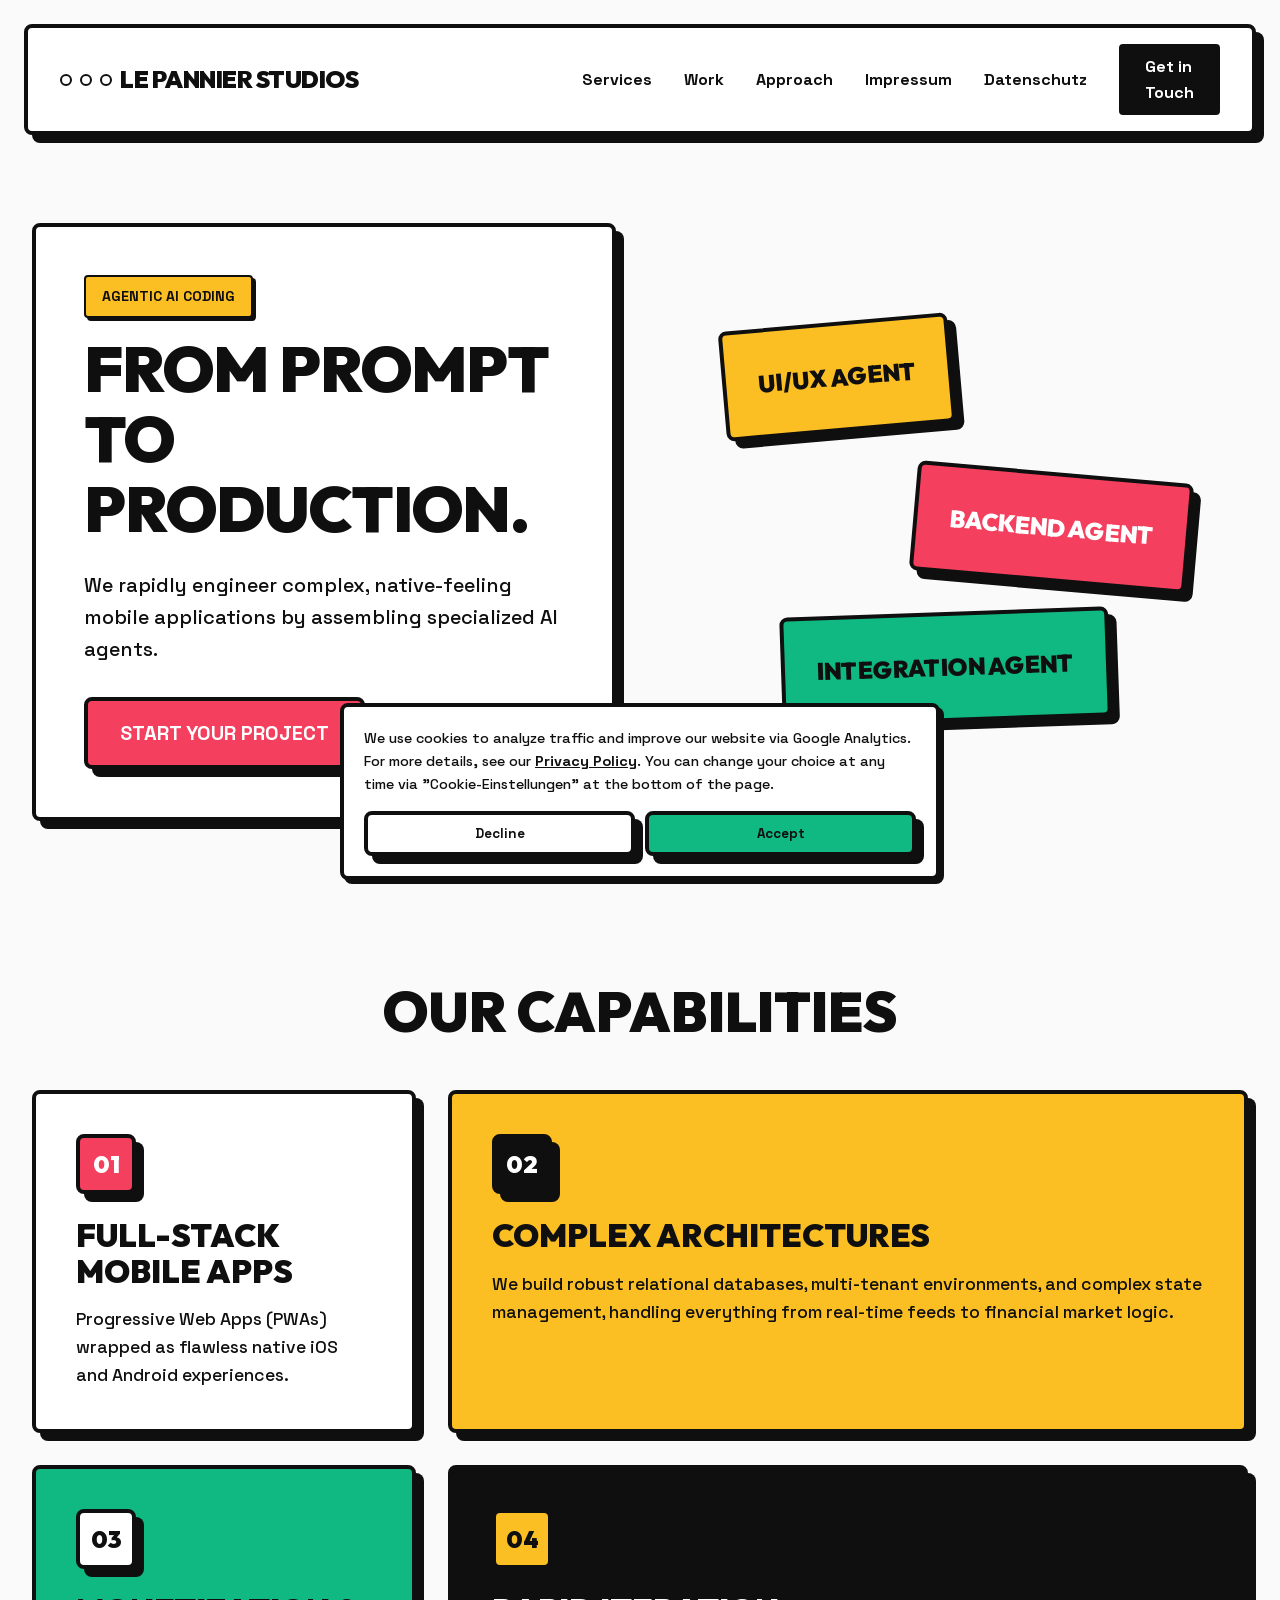
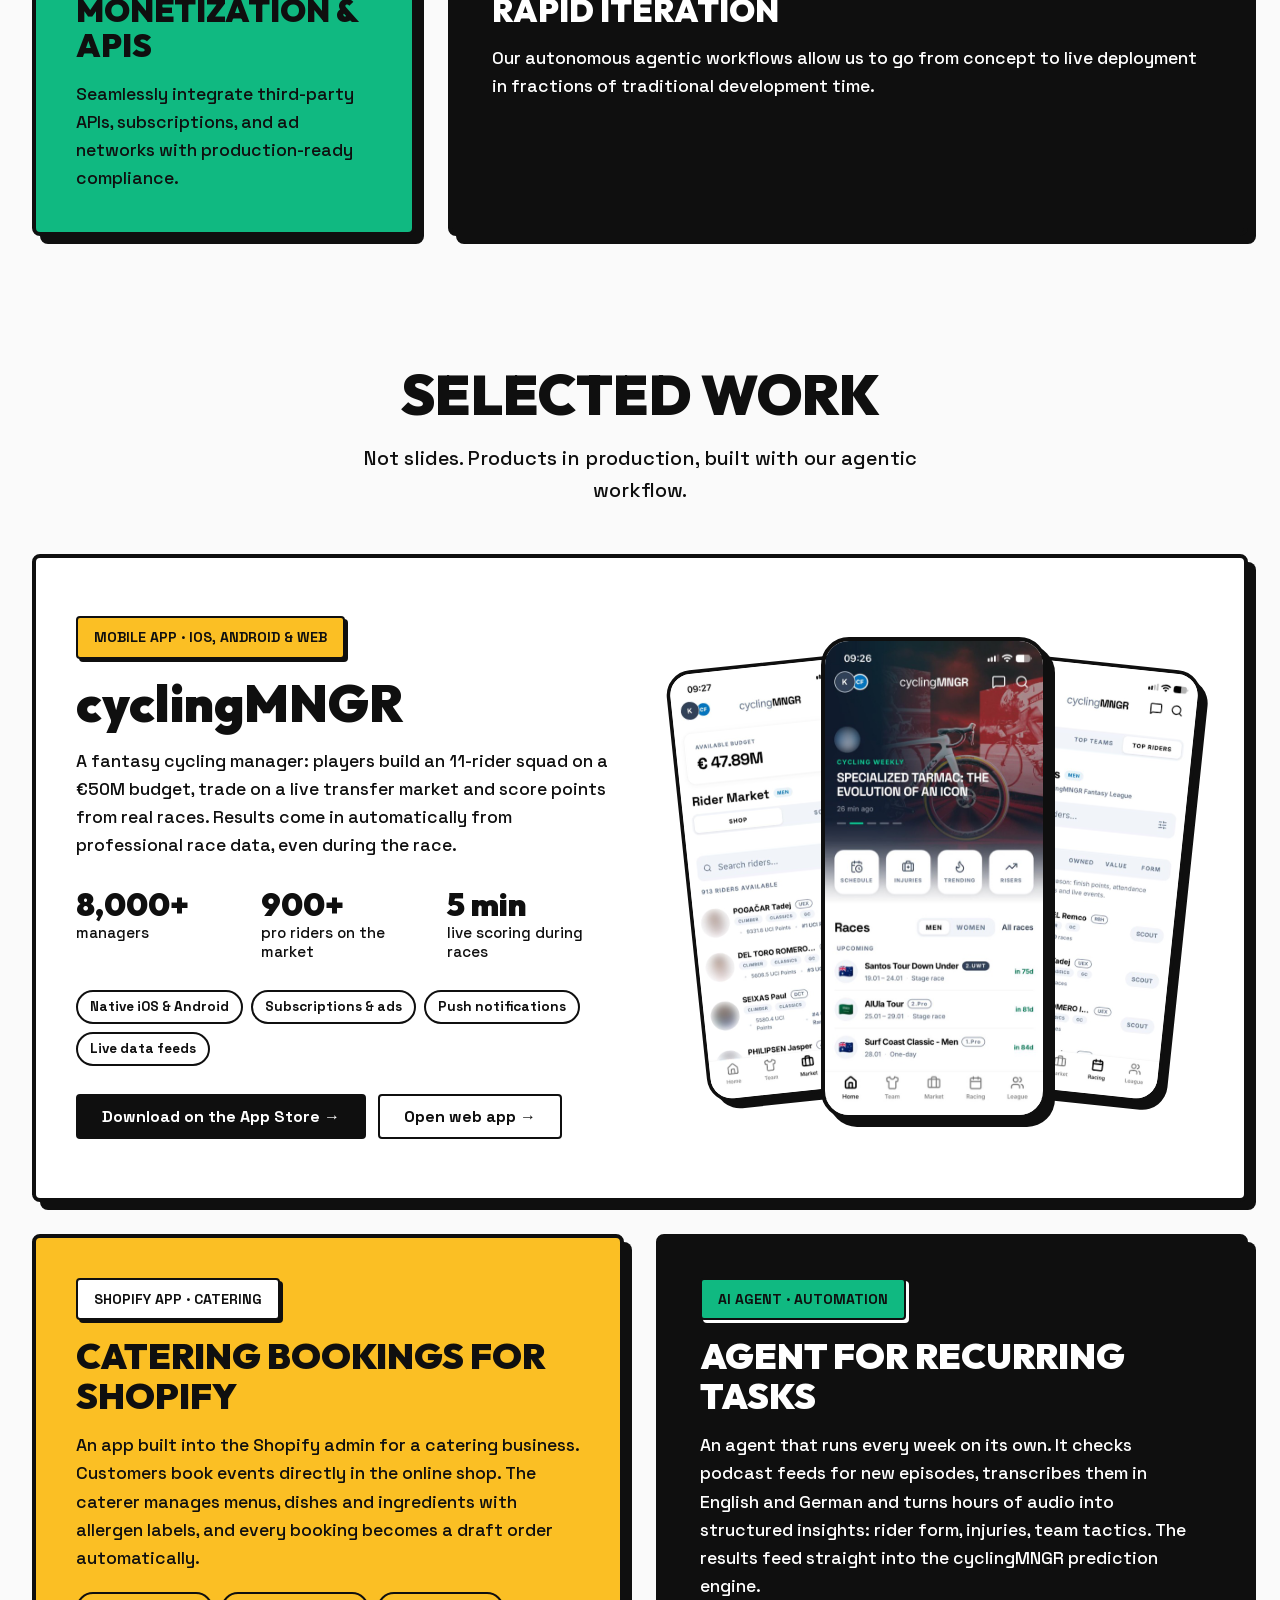
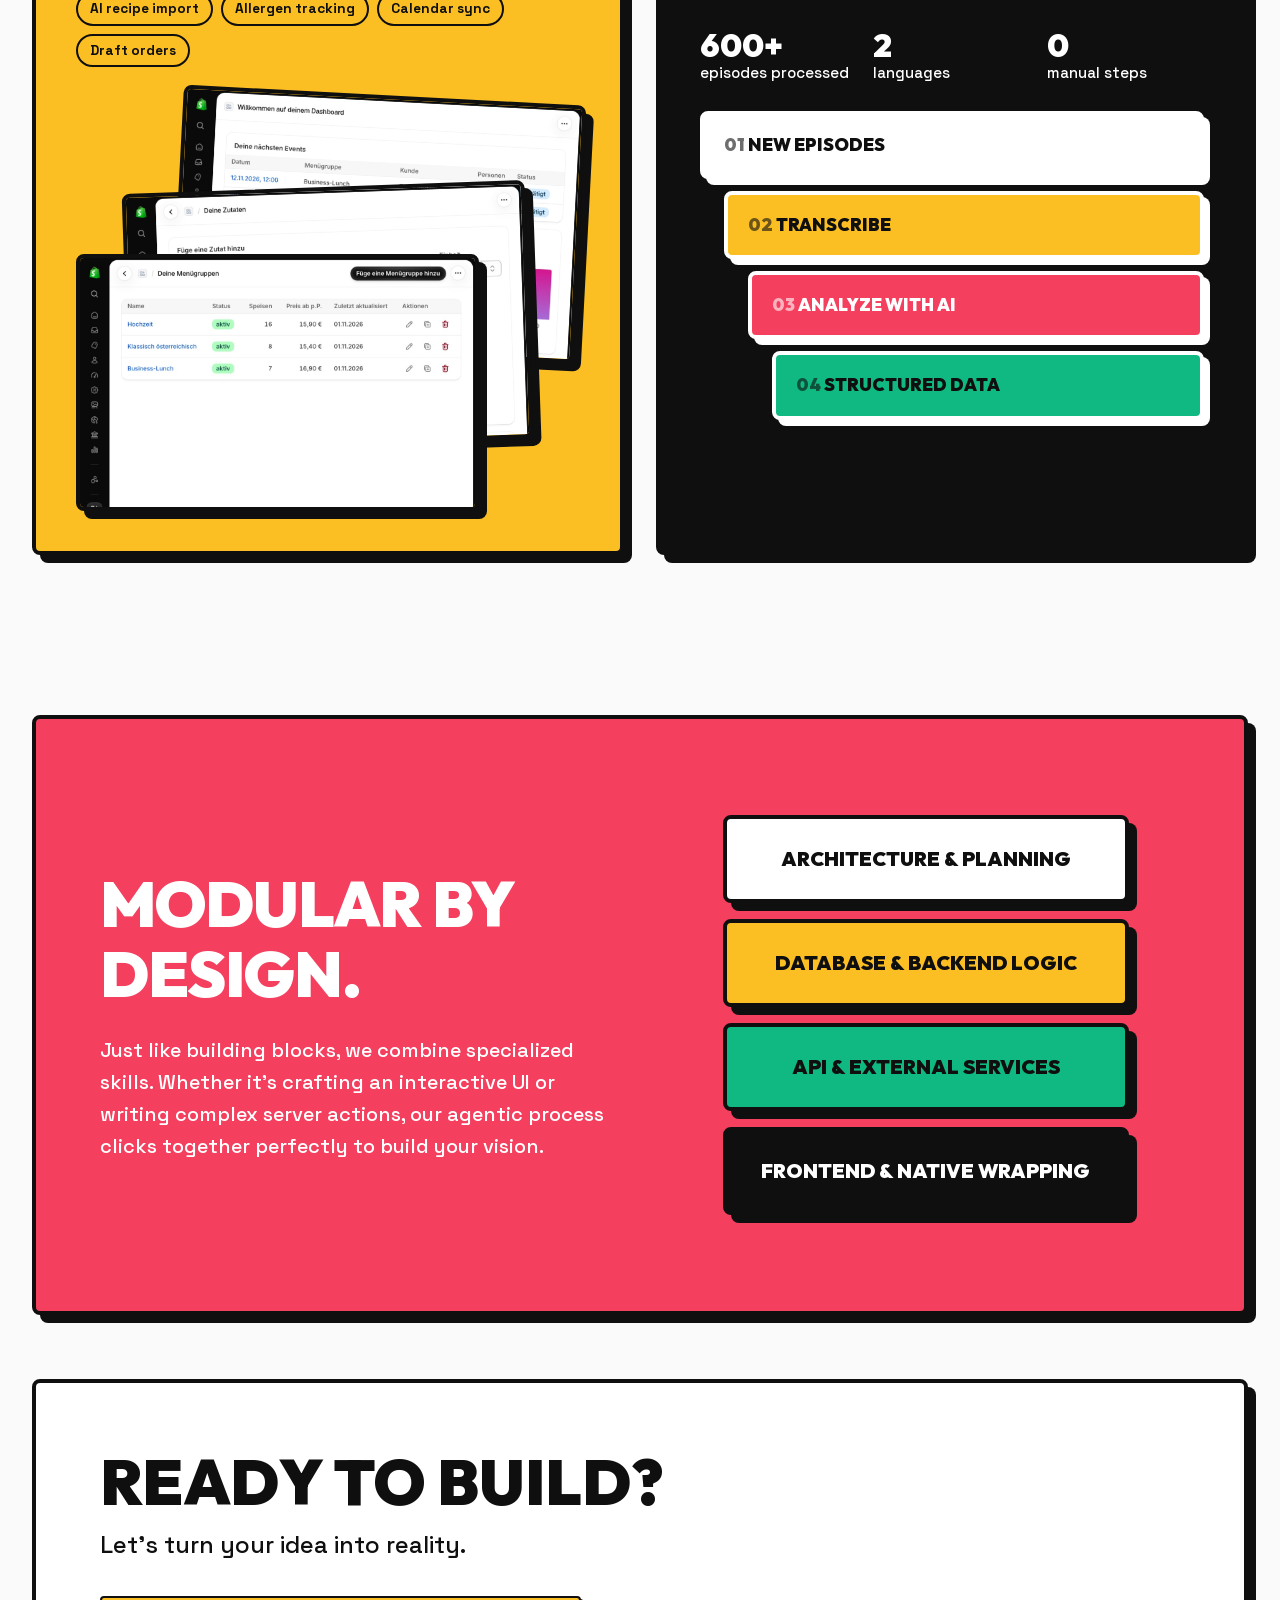
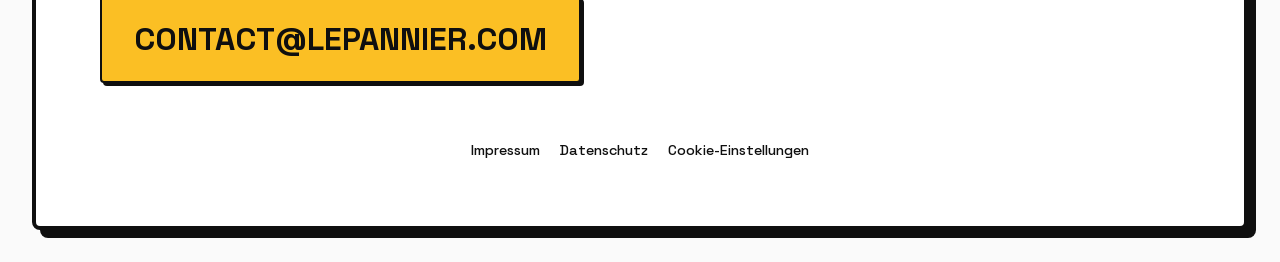
<file: index.html>
<!DOCTYPE html>
<html lang="en">
<head>
    <meta charset="UTF-8">
    <meta name="viewport" content="width=device-width, initial-scale=1.0">
    <meta name="description" content="Le Pannier Studios - Rapid mobile app engineering through Agentic AI.">
    <title>Le Pannier Studios | Agentic AI App Development</title>
    <link rel="canonical" href="https://www.lepannier.com/" />
    <meta property="og:type" content="website">
    <meta property="og:url" content="https://www.lepannier.com/">
    <meta property="og:title" content="Le Pannier Studios | Agentic AI App Development">
    <meta property="og:description" content="We specialize in rapid mobile app engineering using agentic AI. Powerful apps built fast.">
    <meta property="og:image" content="https://www.lepannier.com/og-image.jpg">
    <meta property="og:image:width" content="1200">
    <meta property="og:image:height" content="630">
    <meta property="og:image:alt" content="Le Pannier Studios – Agentic AI App Development">
    <meta name="twitter:card" content="summary_large_image">
    <meta name="twitter:domain" content="lepannier.com">
    <meta name="twitter:url" content="https://www.lepannier.com/">
    <meta name="twitter:title" content="Le Pannier Studios | Agentic AI App Development">
    <meta name="twitter:description" content="We specialize in rapid mobile app engineering using agentic AI. Powerful apps built fast.">
    <meta name="twitter:image" content="https://www.lepannier.com/og-image.jpg">

    <script type="application/ld+json">
    {
      "@context": "https://schema.org",
      "@type": "Organization",
      "name": "Le Pannier Studios",
      "url": "https://www.lepannier.com/",
      "logo": "https://www.lepannier.com/favicon.svg",
      "description": "Agentic AI App Development and rapid mobile app engineering.",
      "email": "contact@lepannier.com",
      "address": {
        "@type": "PostalAddress",
        "streetAddress": "Beethovenstraße 17",
        "addressLocality": "Bonn",
        "postalCode": "53115",
        "addressCountry": "DE"
      }
    }
    </script>
    <script>document.documentElement.classList.add('js');</script>
    <link rel="preload" href="/fonts/outfit-latin.woff2" as="font" type="font/woff2" crossorigin>
    <link rel="preload" href="/fonts/space-grotesk-latin.woff2" as="font" type="font/woff2" crossorigin>
    <link rel="stylesheet" href="style.css">
    <link rel="icon" type="image/svg+xml" href="favicon.svg">
</head>
<body>
    <nav class="navbar block-border">
        <div class="nav-header">
            <div class="logo">
                <span class="dot rose"></span>
                <span class="dot yellow"></span>
                <span class="dot green"></span>
                <a href="/" class="logo-title">Le Pannier Studios</a>
            </div>
            <button class="burger-menu" aria-label="Toggle navigation" aria-expanded="false">
                <span></span>
                <span></span>
                <span></span>
            </button>
        </div>
        <ul class="nav-links">
            <li><a href="#services">Services</a></li>
            <li><a href="#work">Work</a></li>
            <li><a href="#approach">Approach</a></li>
            <li><a href="/impressum/">Impressum</a></li>
            <li><a href="/datenschutz/">Datenschutz</a></li>
            <li><a href="#contact" class="btn btn-primary">Get in Touch</a></li>
        </ul>
    </nav>

    <main>
        <section class="hero">
            <div class="hero-content reveal block-border bg-white">
                <div class="tag badge-yellow">Agentic AI Coding</div>
                <h1 class="bold-title">FROM PROMPT<br>TO PRODUCTION.</h1>
                <p class="hero-subtitle">We rapidly engineer complex, native-feeling mobile applications by assembling specialized AI agents.</p>
                <a href="#contact" class="btn btn-large bg-rose text-white block-border hover-lift">Start Your Project</a>
            </div>
            <div class="hero-visuals reveal">
                <div class="lego-block bg-yellow block-border floating-1">UI/UX Agent</div>
                <div class="lego-block bg-rose block-border floating-2 text-white">Backend Agent</div>
                <div class="lego-block bg-green block-border floating-3">Integration Agent</div>
            </div>
        </section>

        <section id="services" class="services-section">
            <h2 class="section-title text-center reveal">OUR CAPABILITIES</h2>
            <div class="bento-grid">
                <div class="bento-item bg-white block-border hover-push reveal">
                    <div class="icon-box bg-rose text-white block-border">01</div>
                    <h3>Full-Stack Mobile Apps</h3>
                    <p>Progressive Web Apps (PWAs) wrapped as flawless native iOS and Android experiences.</p>
                </div>
                <div class="bento-item bg-yellow block-border hover-push span-2 reveal delay-1">
                    <div class="icon-box bg-black text-white block-border">02</div>
                    <h3>Complex Architectures</h3>
                    <p>We build robust relational databases, multi-tenant environments, and complex state management, handling everything from real-time feeds to financial market logic.</p>
                </div>
                <div class="bento-item bg-green block-border hover-push reveal delay-2">
                    <div class="icon-box bg-white text-black block-border">03</div>
                    <h3>Monetization & APIs</h3>
                    <p>Seamlessly integrate third-party APIs, subscriptions, and ad networks with production-ready compliance.</p>
                </div>
                <div class="bento-item bg-black text-white block-border hover-push span-2 reveal delay-3">
                    <div class="icon-box bg-yellow text-black block-border">04</div>
                    <h3>Rapid Iteration</h3>
                    <p>Our autonomous agentic workflows allow us to go from concept to live deployment in fractions of traditional development time.</p>
                </div>
            </div>
        </section>

        <section id="work" class="work-section">
            <h2 class="section-title text-center reveal">SELECTED WORK</h2>
            <p class="section-intro text-center reveal">Not slides. Products in production, built with our agentic workflow.</p>

            <!-- cyclingMNGR -->
            <article class="work-card work-feature bg-white block-border reveal">
                <div class="work-text">
                    <div class="tag badge-yellow">Mobile App · iOS, Android &amp; Web</div>
                    <h3 class="brand-name">cyclingMNGR</h3>
                    <p>A fantasy cycling manager: players build an 11-rider squad on a €50M budget, trade on a live transfer market and score points from real races. Results come in automatically from professional race data, even during the race.</p>
                    <ul class="work-stats">
                        <li><strong>8,000+</strong> managers</li>
                        <li><strong>900+</strong> pro riders on the market</li>
                        <li><strong>5 min</strong> live scoring during races</li>
                    </ul>
                    <ul class="work-stack">
                        <li>Native iOS &amp; Android</li>
                        <li>Subscriptions &amp; ads</li>
                        <li>Push notifications</li>
                        <li>Live data feeds</li>
                    </ul>
                    <div class="work-actions">
                        <a href="https://apps.apple.com/app/cyclingmngr-fantasy-cycling/id6762645469" class="btn btn-primary" target="_blank" rel="noopener">Download on the App Store →</a>
                        <a href="https://app.cyclingmngr.com/" class="btn btn-secondary" target="_blank" rel="noopener">Open web app →</a>
                    </div>
                </div>
                <div class="work-phones" aria-hidden="true">
                    <img src="/images/work/cyclingmngr-market.jpg" alt="" class="phone phone-left" width="480" height="1040" loading="lazy">
                    <img src="/images/work/cyclingmngr-home.jpg" alt="" class="phone phone-center" width="480" height="1040" loading="lazy">
                    <img src="/images/work/cyclingmngr-riders.jpg" alt="" class="phone phone-right" width="480" height="1040" loading="lazy">
                </div>
            </article>

            <div class="work-grid">
                <!-- Shopify catering app -->
                <article class="work-card bg-yellow block-border reveal delay-1">
                    <div class="tag badge-white">Shopify App · Catering</div>
                    <h3>Catering Bookings for Shopify</h3>
                    <p>An app built into the Shopify admin for a catering business. Customers book events directly in the online shop. The caterer manages menus, dishes and ingredients with allergen labels, and every booking becomes a draft order automatically.</p>
                    <ul class="work-stack">
                        <li>AI recipe import</li>
                        <li>Allergen tracking</li>
                        <li>Calendar sync</li>
                        <li>Draft orders</li>
                    </ul>
                    <div class="work-screens">
                        <img src="/images/work/caterer-dashboard.jpg" alt="Dashboard with upcoming events and revenue per month" class="screen screen-back block-border" width="1100" height="695" loading="lazy">
                        <img src="/images/work/caterer-ingredients.jpg" alt="Ingredient management with allergen labels" class="screen screen-middle block-border" width="1100" height="695" loading="lazy">
                        <img src="/images/work/caterer-menus.jpg" alt="Menu overview with prices per person" class="screen screen-front block-border" width="1100" height="695" loading="lazy">
                    </div>
                </article>

                <!-- Recurring-task agent -->
                <article class="work-card bg-black text-white block-border reveal delay-2">
                    <div class="tag badge-green">AI Agent · Automation</div>
                    <h3>Agent for Recurring Tasks</h3>
                    <p>An agent that runs every week on its own. It checks podcast feeds for new episodes, transcribes them in English and German and turns hours of audio into structured insights: rider form, injuries, team tactics. The results feed straight into the cyclingMNGR prediction engine.</p>
                    <ul class="work-stats">
                        <li><strong>600+</strong> episodes processed</li>
                        <li><strong>2</strong> languages</li>
                        <li><strong>0</strong> manual steps</li>
                    </ul>
                    <ol class="pipeline" aria-label="How the agent works">
                        <li class="bg-white text-black block-border">New episodes</li>
                        <li class="bg-yellow text-black block-border">Transcribe</li>
                        <li class="bg-rose text-white block-border">Analyze with AI</li>
                        <li class="bg-green text-black block-border">Structured data</li>
                    </ol>
                </article>
            </div>
        </section>

        <section id="approach" class="approach-section block-border bg-rose text-white">
            <div class="approach-content reveal">
                <h2 class="bold-title">MODULAR BY DESIGN.</h2>
                <p class="large-text">Just like building blocks, we combine specialized skills. Whether it's crafting an interactive UI or writing complex server actions, our agentic process clicks together perfectly to build your vision.</p>
            </div>
            <div class="lego-stack reveal delay-2">
                <div class="stack-block bg-white text-black block-border">Architecture & Planning</div>
                <div class="stack-block bg-yellow text-black block-border">Database & Backend logic</div>
                <div class="stack-block bg-green text-black block-border">API & External Services</div>
                <div class="stack-block bg-black text-white block-border">Frontend & Native Wrapping</div>
            </div>
        </section>
    </main>

    <footer id="contact" class="footer block-border bg-white">
        <div class="footer-grid">
            <div class="contact-info reveal">
                <h2>Ready to Build?</h2>
                <p>Let's turn your idea into reality.</p>
                <a href="mailto:contact@lepannier.com" class="email-link badge-yellow block-border">contact@lepannier.com</a>
            </div>
        </div>
        <div class="legal-links">
            <a href="/impressum/">Impressum</a>
            <a href="/datenschutz/">Datenschutz</a>
            <button type="button" class="cookie-settings">Cookie-Einstellungen</button>
        </div>
    </footer>

    <script src="script.js"></script>
</body>
</html>
</file>
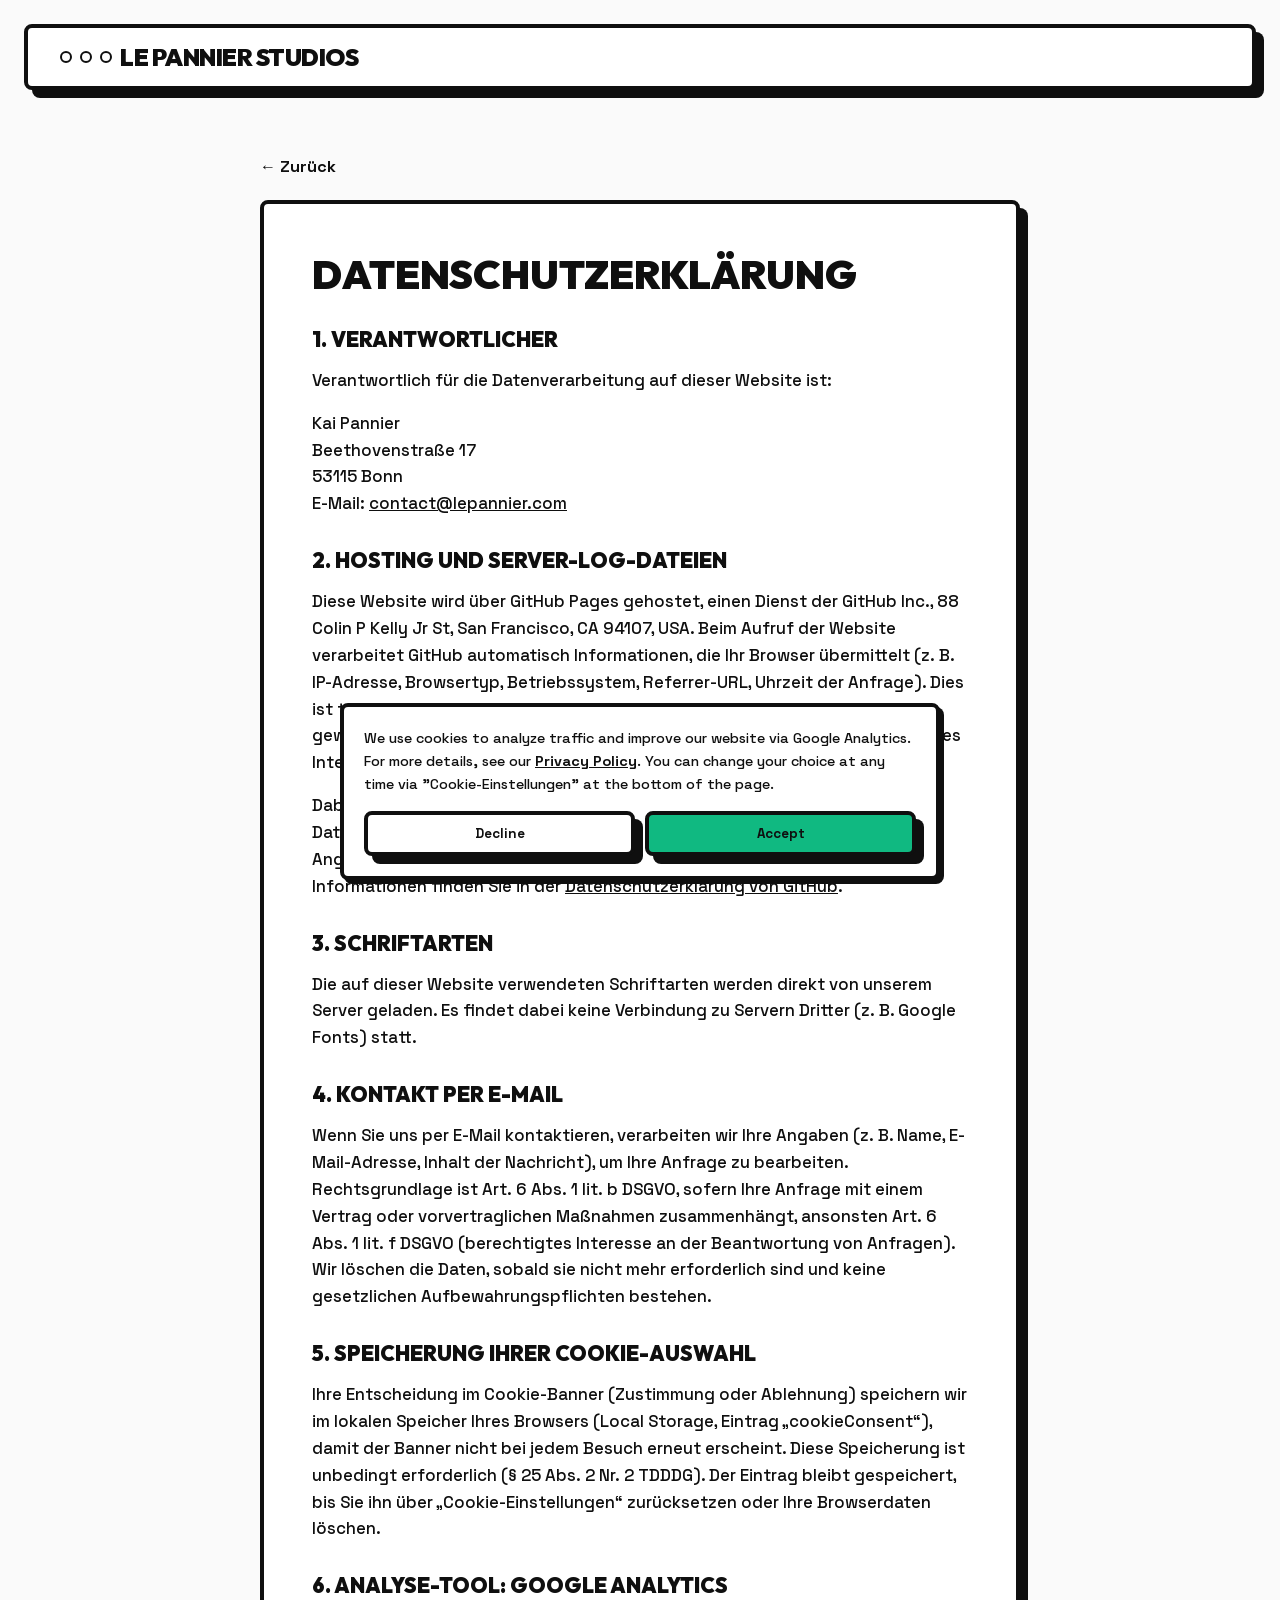
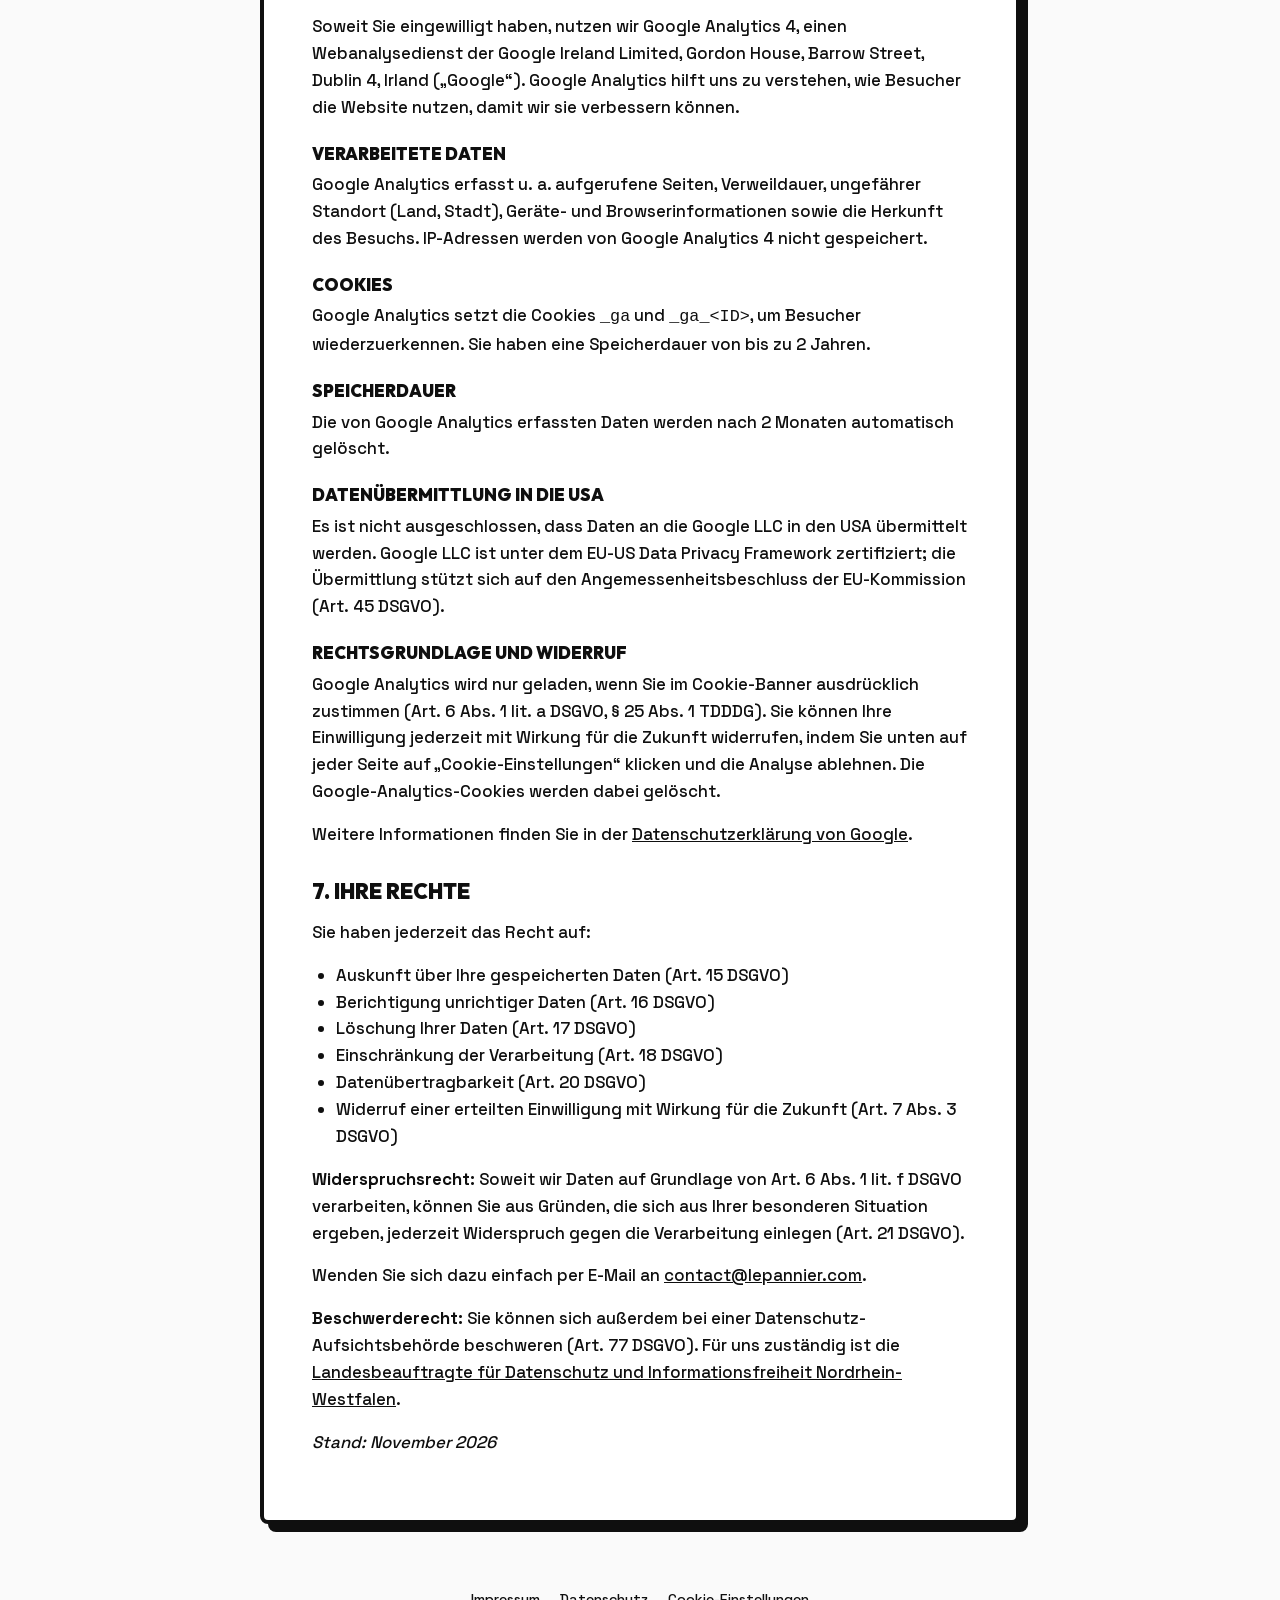
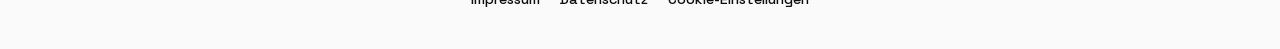
<file: datenschutz/index.html>
<!DOCTYPE html>
<html lang="de">
<head>
    <meta charset="UTF-8">
    <meta name="viewport" content="width=device-width, initial-scale=1.0">
    <meta name="description" content="Datenschutzerklärung - Privacy Policy for Le Pannier Studios.">
    <title>Datenschutzerklärung | Le Pannier Studios</title>

    <!-- SEO Meta Tags -->
    <link rel="canonical" href="https://www.lepannier.com/datenschutz/" />
    <meta property="og:title" content="Datenschutzerklärung | Le Pannier Studios">
    <meta property="og:description" content="Privacy Policy for Le Pannier Studios.">
    <meta property="og:url" content="https://www.lepannier.com/datenschutz/">
    <meta property="og:type" content="website">

    <link rel="stylesheet" href="/style.css">
    <link rel="icon" type="image/svg+xml" href="/favicon.svg">
</head>
<body>
    <nav class="navbar block-border">
        <div class="nav-header">
            <div class="logo">
                <span class="dot rose"></span>
                <span class="dot yellow"></span>
                <span class="dot green"></span>
                <a href="/" class="logo-title">Le Pannier Studios</a>
            </div>
        </div>
    </nav>

    <main class="legal-page">
        <a href="/" class="back-link">← Zurück</a>
        <div class="legal-content block-border bg-white">
            <h1>Datenschutzerklärung</h1>

            <h2>1. Verantwortlicher</h2>
            <p>Verantwortlich für die Datenverarbeitung auf dieser Website ist:</p>
            <p>Kai Pannier<br>
            Beethovenstraße 17<br>
            53115 Bonn<br>
            E-Mail: <a href="mailto:contact@lepannier.com">contact@lepannier.com</a></p>

            <h2>2. Hosting und Server-Log-Dateien</h2>
            <p>Diese Website wird über GitHub Pages gehostet, einen Dienst der GitHub Inc., 88 Colin P Kelly Jr St, San Francisco, CA 94107, USA. Beim Aufruf der Website verarbeitet GitHub automatisch Informationen, die Ihr Browser übermittelt (z.&nbsp;B. IP-Adresse, Browsertyp, Betriebssystem, Referrer-URL, Uhrzeit der Anfrage). Dies ist technisch erforderlich, um die Website auszuliefern und ihre Sicherheit zu gewährleisten. Rechtsgrundlage ist Art.&nbsp;6 Abs.&nbsp;1 lit.&nbsp;f DSGVO; unser berechtigtes Interesse liegt in der sicheren und zuverlässigen Bereitstellung der Website.</p>
            <p>Dabei können Daten in die USA übermittelt werden. GitHub ist unter dem EU-US Data Privacy Framework zertifiziert; die Übermittlung stützt sich auf den Angemessenheitsbeschluss der EU-Kommission (Art.&nbsp;45 DSGVO). Weitere Informationen finden Sie in der <a href="https://docs.github.com/de/site-policy/privacy-policies/github-general-privacy-statement" target="_blank" rel="noopener">Datenschutzerklärung von GitHub</a>.</p>

            <h2>3. Schriftarten</h2>
            <p>Die auf dieser Website verwendeten Schriftarten werden direkt von unserem Server geladen. Es findet dabei keine Verbindung zu Servern Dritter (z.&nbsp;B. Google Fonts) statt.</p>

            <h2>4. Kontakt per E-Mail</h2>
            <p>Wenn Sie uns per E-Mail kontaktieren, verarbeiten wir Ihre Angaben (z.&nbsp;B. Name, E-Mail-Adresse, Inhalt der Nachricht), um Ihre Anfrage zu bearbeiten. Rechtsgrundlage ist Art.&nbsp;6 Abs.&nbsp;1 lit.&nbsp;b DSGVO, sofern Ihre Anfrage mit einem Vertrag oder vorvertraglichen Maßnahmen zusammenhängt, ansonsten Art.&nbsp;6 Abs.&nbsp;1 lit.&nbsp;f DSGVO (berechtigtes Interesse an der Beantwortung von Anfragen). Wir löschen die Daten, sobald sie nicht mehr erforderlich sind und keine gesetzlichen Aufbewahrungspflichten bestehen.</p>

            <h2>5. Speicherung Ihrer Cookie-Auswahl</h2>
            <p>Ihre Entscheidung im Cookie-Banner (Zustimmung oder Ablehnung) speichern wir im lokalen Speicher Ihres Browsers (Local Storage, Eintrag „cookieConsent“), damit der Banner nicht bei jedem Besuch erneut erscheint. Diese Speicherung ist unbedingt erforderlich (§&nbsp;25 Abs.&nbsp;2 Nr.&nbsp;2 TDDDG). Der Eintrag bleibt gespeichert, bis Sie ihn über „Cookie-Einstellungen“ zurücksetzen oder Ihre Browserdaten löschen.</p>

            <h2>6. Analyse-Tool: Google Analytics</h2>
            <p>Soweit Sie eingewilligt haben, nutzen wir Google Analytics 4, einen Webanalysedienst der Google Ireland Limited, Gordon House, Barrow Street, Dublin 4, Irland („Google“). Google Analytics hilft uns zu verstehen, wie Besucher die Website nutzen, damit wir sie verbessern können.</p>
            <h3>Verarbeitete Daten</h3>
            <p>Google Analytics erfasst u.&nbsp;a. aufgerufene Seiten, Verweildauer, ungefährer Standort (Land, Stadt), Geräte- und Browserinformationen sowie die Herkunft des Besuchs. IP-Adressen werden von Google Analytics 4 nicht gespeichert.</p>
            <h3>Cookies</h3>
            <p>Google Analytics setzt die Cookies <code>_ga</code> und <code>_ga_&lt;ID&gt;</code>, um Besucher wiederzuerkennen. Sie haben eine Speicherdauer von bis zu 2 Jahren.</p>
            <h3>Speicherdauer</h3>
            <p>Die von Google Analytics erfassten Daten werden nach 2 Monaten automatisch gelöscht.</p>
            <h3>Datenübermittlung in die USA</h3>
            <p>Es ist nicht ausgeschlossen, dass Daten an die Google LLC in den USA übermittelt werden. Google LLC ist unter dem EU-US Data Privacy Framework zertifiziert; die Übermittlung stützt sich auf den Angemessenheitsbeschluss der EU-Kommission (Art.&nbsp;45 DSGVO).</p>
            <h3>Rechtsgrundlage und Widerruf</h3>
            <p>Google Analytics wird nur geladen, wenn Sie im Cookie-Banner ausdrücklich zustimmen (Art.&nbsp;6 Abs.&nbsp;1 lit.&nbsp;a DSGVO, §&nbsp;25 Abs.&nbsp;1 TDDDG). Sie können Ihre Einwilligung jederzeit mit Wirkung für die Zukunft widerrufen, indem Sie unten auf jeder Seite auf „Cookie-Einstellungen“ klicken und die Analyse ablehnen. Die Google-Analytics-Cookies werden dabei gelöscht.</p>
            <p>Weitere Informationen finden Sie in der <a href="https://policies.google.com/privacy" target="_blank" rel="noopener">Datenschutzerklärung von Google</a>.</p>

            <h2>7. Ihre Rechte</h2>
            <p>Sie haben jederzeit das Recht auf:</p>
            <ul>
                <li>Auskunft über Ihre gespeicherten Daten (Art.&nbsp;15 DSGVO)</li>
                <li>Berichtigung unrichtiger Daten (Art.&nbsp;16 DSGVO)</li>
                <li>Löschung Ihrer Daten (Art.&nbsp;17 DSGVO)</li>
                <li>Einschränkung der Verarbeitung (Art.&nbsp;18 DSGVO)</li>
                <li>Datenübertragbarkeit (Art.&nbsp;20 DSGVO)</li>
                <li>Widerruf einer erteilten Einwilligung mit Wirkung für die Zukunft (Art.&nbsp;7 Abs.&nbsp;3 DSGVO)</li>
            </ul>
            <p><strong>Widerspruchsrecht:</strong> Soweit wir Daten auf Grundlage von Art.&nbsp;6 Abs.&nbsp;1 lit.&nbsp;f DSGVO verarbeiten, können Sie aus Gründen, die sich aus Ihrer besonderen Situation ergeben, jederzeit Widerspruch gegen die Verarbeitung einlegen (Art.&nbsp;21 DSGVO).</p>
            <p>Wenden Sie sich dazu einfach per E-Mail an <a href="mailto:contact@lepannier.com">contact@lepannier.com</a>.</p>
            <p><strong>Beschwerderecht:</strong> Sie können sich außerdem bei einer Datenschutz-Aufsichtsbehörde beschweren (Art.&nbsp;77 DSGVO). Für uns zuständig ist die <a href="https://www.ldi.nrw.de" target="_blank" rel="noopener">Landesbeauftragte für Datenschutz und Informationsfreiheit Nordrhein-Westfalen</a>.</p>

            <p><em>Stand: November 2026</em></p>
        </div>
    </main>

    <div class="legal-links">
        <a href="/impressum/">Impressum</a>
        <a href="/datenschutz/">Datenschutz</a>
        <button type="button" class="cookie-settings">Cookie-Einstellungen</button>
    </div>

    <script src="/script.js"></script>
</body>
</html>
</file>
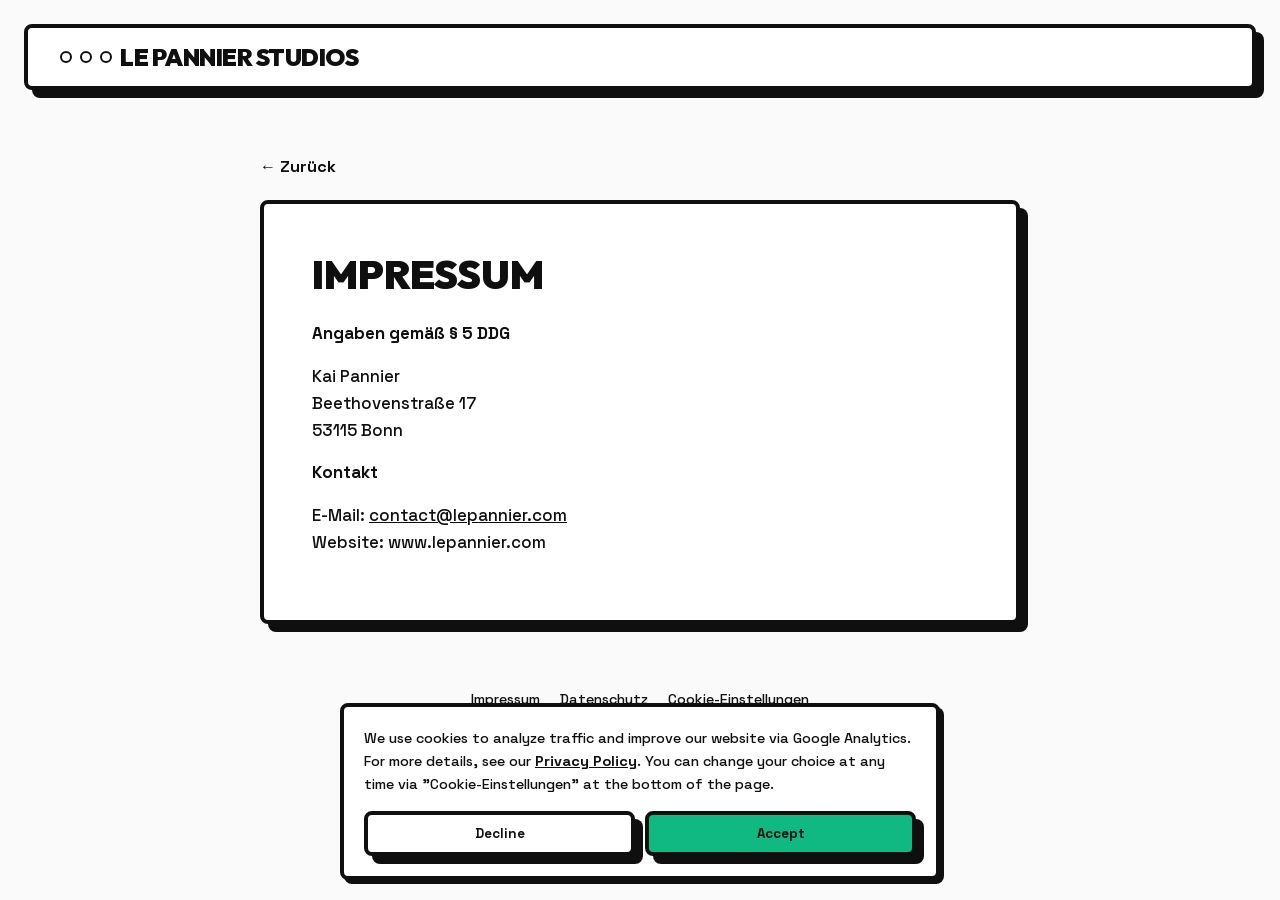
<file: impressum/index.html>
<!DOCTYPE html>
<html lang="de">
<head>
    <meta charset="UTF-8">
    <meta name="viewport" content="width=device-width, initial-scale=1.0">
    <meta name="description" content="Impressum - Le Pannier Studios">
    <title>Impressum | Le Pannier Studios</title>

    <!-- SEO Meta Tags -->
    <link rel="canonical" href="https://www.lepannier.com/impressum/" />
    <meta property="og:title" content="Impressum | Le Pannier Studios">
    <meta property="og:description" content="Impressum - Le Pannier Studios">
    <meta property="og:url" content="https://www.lepannier.com/impressum/">
    <meta property="og:type" content="website">

    <link rel="stylesheet" href="/style.css">
    <link rel="icon" type="image/svg+xml" href="/favicon.svg">
</head>
<body>
    <nav class="navbar block-border">
        <div class="nav-header">
            <div class="logo">
                <span class="dot rose"></span>
                <span class="dot yellow"></span>
                <span class="dot green"></span>
                <a href="/" class="logo-title">Le Pannier Studios</a>
            </div>
        </div>
    </nav>

    <main class="legal-page">
        <a href="/" class="back-link">← Zurück</a>
        <div class="legal-content block-border bg-white">
            <h1>Impressum</h1>
            <p><strong>Angaben gemäß § 5 DDG</strong></p>
            <p>Kai Pannier<br>
            Beethovenstraße 17<br>
            53115 Bonn</p>

            <p><strong>Kontakt</strong></p>
            <p>E-Mail: <a href="mailto:contact@lepannier.com">contact@lepannier.com</a><br>
            Website: www.lepannier.com</p>
        </div>
    </main>

    <div class="legal-links">
        <a href="/impressum/">Impressum</a>
        <a href="/datenschutz/">Datenschutz</a>
        <button type="button" class="cookie-settings">Cookie-Einstellungen</button>
    </div>

    <script src="/script.js"></script>
</body>
</html>
</file>
<file: style.css>
/* Self-hosted fonts (no request to Google) */
@font-face {
    font-family: 'Outfit';
    font-style: normal;
    font-weight: 400 900;
    font-display: swap;
    src: url('/fonts/outfit-latin.woff2') format('woff2');
}

@font-face {
    font-family: 'Space Grotesk';
    font-style: normal;
    font-weight: 500 700;
    font-display: swap;
    src: url('/fonts/space-grotesk-latin.woff2') format('woff2');
}

:root {
    --bg-white: #fafafa;
    --white: #ffffff;
    --black: #0f0f0f;
    --rose: #F43F5E;
    --green: #10B981;
    --yellow: #FBBF24;
    --border-width: 4px;
    --shadow-offset: 8px;
    --transition: all 0.2s cubic-bezier(0.25, 1, 0.5, 1);
}

*,
*::before,
*::after {
    margin: 0;
    padding: 0;
    box-sizing: border-box;
}

html {
    overflow-x: hidden;
    width: 100%;
    scroll-behavior: smooth;
}

/* Keep anchor targets clear of the sticky navbar */
section[id],
footer[id] {
    scroll-margin-top: 8rem;
}

body {
    font-family: 'Space Grotesk', sans-serif;
    background-color: var(--bg-white);
    color: var(--black);
    line-height: 1.6;
    overflow-x: hidden;
    width: 100%;
    min-height: 100vh;
}

h1, h2, h3, .bold-title, .logo-title {
    font-family: 'Outfit', sans-serif;
    text-transform: uppercase;
    font-weight: 900;
    line-height: 1.1;
    overflow-wrap: break-word;
    word-break: break-word;
}

a {
    text-decoration: none;
    color: inherit;
}

/* Utilities */
.block-border {
    border: var(--border-width) solid var(--black);
    box-shadow: var(--shadow-offset) var(--shadow-offset) 0 var(--black);
    border-radius: 8px;
}

.bg-white { background-color: var(--white); }
.bg-black { background-color: var(--black); }
.bg-rose { background-color: var(--rose); }
.bg-green { background-color: var(--green); }
.bg-yellow { background-color: var(--yellow); }

.text-white { color: var(--white); }
.text-black { color: var(--black); }

.text-center { text-align: center; }

.badge-yellow {
    display: inline-block;
    background-color: var(--yellow);
    color: var(--black);
    font-weight: 700;
    padding: 0.5rem 1rem;
    border: 2px solid var(--black);
    border-radius: 4px;
    text-transform: uppercase;
    font-size: 0.875rem;
    margin-bottom: 1rem;
    box-shadow: 3px 3px 0 var(--black);
}

.btn {
    display: inline-block;
    font-weight: 700;
    cursor: pointer;
    transition: var(--transition);
}

.btn-primary {
    background-color: var(--black);
    color: var(--white);
    padding: 0.5rem 1.5rem;
    border: 2px solid var(--black);
    border-radius: 4px;
}

.btn-primary:hover {
    background-color: var(--rose);
    color: var(--white);
    transform: translate(-2px, -2px);
    box-shadow: 4px 4px 0 var(--black);
}

.btn-secondary {
    background-color: var(--white);
    color: var(--black);
    padding: 0.5rem 1.5rem;
    border: 2px solid var(--black);
    border-radius: 4px;
}

.btn-secondary:hover {
    background-color: var(--yellow);
    transform: translate(-2px, -2px);
    box-shadow: 4px 4px 0 var(--black);
}

.work-actions {
    display: flex;
    flex-wrap: wrap;
    gap: 0.75rem;
}

.btn-large {
    font-size: 1.25rem;
    padding: 1rem 2rem;
    margin-top: 2rem;
    text-transform: uppercase;
}

.hover-lift:hover {
    transform: translate(-4px, -4px);
    box-shadow: calc(var(--shadow-offset) + 4px) calc(var(--shadow-offset) + 4px) 0 var(--black);
}

.hover-push:hover {
    transform: translate(2px, 2px);
    box-shadow: calc(var(--shadow-offset) - 2px) calc(var(--shadow-offset) - 2px) 0 var(--black);
}

/* Navbar */
.navbar {
    display: flex;
    justify-content: space-between;
    align-items: center;
    padding: 1rem 2rem;
    margin: 1.5rem;
    background-color: var(--white);
    position: sticky;
    top: 1.5rem;
    z-index: 100;
}

.nav-header {
    display: flex;
    justify-content: space-between;
    align-items: center;
    width: 100%;
}

.burger-menu {
    display: none;
    flex-direction: column;
    justify-content: space-around;
    width: 30px;
    height: 24px;
    background: transparent;
    border: none;
    cursor: pointer;
    padding: 0;
    z-index: 101;
}

.burger-menu span {
    width: 100%;
    height: 3px;
    background: var(--black);
    border-radius: 4px;
    transition: var(--transition);
}

.burger-menu.active span:nth-child(1) {
    transform: translateY(10.5px) rotate(45deg);
}

.burger-menu.active span:nth-child(2) {
    opacity: 0;
}

.burger-menu.active span:nth-child(3) {
    transform: translateY(-10.5px) rotate(-45deg);
}

.logo {
    display: flex;
    align-items: center;
    gap: 0.5rem;
}

.logo-title {
    font-size: 1.5rem;
    letter-spacing: -0.5px;
}

.dot {
    width: 12px;
    height: 12px;
    border-radius: 50%;
    border: 2px solid var(--black);
}

.nav-links {
    display: flex;
    list-style: none;
    gap: 2rem;
    align-items: center;
    font-weight: 700;
}

/* Hero Section */
.hero {
    display: grid;
    grid-template-columns: 1fr 1fr;
    gap: 3rem;
    padding: 4rem 2rem;
    max-width: 1400px;
    margin: 0 auto;
    align-items: center;
}

.hero-content {
    padding: 3rem;
}

.bold-title {
    font-size: clamp(1.8rem, 5vw, 5rem);
    margin-bottom: 1.5rem;
    letter-spacing: -1px;
}

.hero-subtitle {
    font-size: 1.25rem;
    font-weight: 500;
    max-width: 500px;
}

.hero-visuals {
    position: relative;
    height: 500px;
    display: flex;
    justify-content: center;
    align-items: center;
}

.lego-block {
    position: absolute;
    padding: 2rem;
    font-weight: 900;
    font-size: 1.5rem;
    font-family: 'Outfit', sans-serif;
    text-transform: uppercase;
    transition: var(--transition);
    cursor: grab;
    touch-action: none; /* let pointer drags work on touchscreens */
}

.lego-block:active {
    cursor: grabbing;
}

.floating-1 {
    top: 10%;
    left: 10%;
    transform: rotate(-5deg);
    animation: float 6s ease-in-out infinite;
}

.floating-2 {
    top: 40%;
    right: 10%;
    transform: rotate(5deg);
    animation: float 5s ease-in-out infinite alternate;
}

.floating-3 {
    bottom: 10%;
    left: 20%;
    transform: rotate(-2deg);
    animation: float 7s ease-in-out infinite 1s;
}

@keyframes float {
    0% { transform: translateY(0) rotate(0deg); }
    50% { transform: translateY(-20px) rotate(2deg); }
    100% { transform: translateY(0) rotate(0deg); }
}

/* Services Bento Grid */
.services-section {
    padding: 6rem 2rem;
    max-width: 1400px;
    margin: 0 auto;
}

.section-title {
    font-size: 3.5rem;
    margin-bottom: 3rem;
}

.bento-grid {
    display: grid;
    grid-template-columns: repeat(3, 1fr);
    gap: 2rem;
}

.bento-item {
    padding: 2.5rem;
    position: relative;
    display: flex;
    flex-direction: column;
    justify-content: flex-start;
    transition: var(--transition);
}

.bento-item.span-2 {
    grid-column: span 2;
}

.icon-box {
    width: 60px;
    height: 60px;
    display: flex;
    align-items: center;
    justify-content: center;
    font-family: 'Outfit', sans-serif;
    font-weight: 900;
    font-size: 1.5rem;
    margin-bottom: 1.5rem;
}

.bento-item h3 {
    font-size: 2rem;
    margin-bottom: 1rem;
}

.bento-item p {
    font-size: 1.1rem;
    font-weight: 500;
}

/* Selected Work */
.work-section {
    padding: 2rem 2rem 6rem;
    max-width: 1400px;
    margin: 0 auto;
}

.section-intro {
    font-size: 1.25rem;
    font-weight: 500;
    margin: -2rem auto 3rem;
    max-width: 640px;
}

.badge-white,
.badge-green {
    display: inline-block;
    color: var(--black);
    font-weight: 700;
    padding: 0.5rem 1rem;
    border: 2px solid var(--black);
    border-radius: 4px;
    text-transform: uppercase;
    font-size: 0.875rem;
    margin-bottom: 1rem;
    box-shadow: 3px 3px 0 var(--black);
}
.badge-white { background-color: var(--white); }
.badge-green { background-color: var(--green); }
.bg-black .badge-green { box-shadow: 3px 3px 0 var(--white); }

.work-card {
    padding: 2.5rem;
}

.work-card h3 {
    font-size: 2.25rem;
    margin-bottom: 1rem;
}

.work-card p {
    font-size: 1.1rem;
    font-weight: 500;
}

.work-feature {
    display: grid;
    grid-template-columns: 1fr 1fr;
    gap: 3rem;
    align-items: center;
    margin-bottom: 2rem;
}

.work-feature h3 {
    font-size: clamp(2.25rem, 4vw, 3.5rem);
}

/* Keep product names in their own spelling */
.brand-name {
    text-transform: none;
}

.work-stats {
    list-style: none;
    display: grid;
    grid-template-columns: repeat(3, 1fr);
    gap: 1rem;
    margin: 1.75rem 0;
}

.work-stats li {
    font-size: 0.95rem;
    font-weight: 500;
    line-height: 1.3;
}

.work-stats strong {
    display: block;
    font-family: 'Outfit', sans-serif;
    font-weight: 900;
    font-size: 2rem;
    line-height: 1.1;
}

.work-stack {
    list-style: none;
    display: flex;
    flex-wrap: wrap;
    gap: 0.5rem;
    margin: 1.25rem 0 1.75rem;
}

.work-stack li {
    font-size: 0.85rem;
    font-weight: 700;
    padding: 0.25rem 0.75rem;
    border: 2px solid currentColor;
    border-radius: 999px;
}

.work-phones {
    position: relative;
    height: 560px;
}

.phone {
    position: absolute;
    top: 50%;
    width: 42%;
    height: auto;
    border: var(--border-width) solid var(--black);
    border-radius: 28px;
    box-shadow: var(--shadow-offset) var(--shadow-offset) 0 var(--black);
    background: var(--white);
    transition: var(--transition);
}

.phone-left {
    left: 2%;
    transform: translateY(-50%) rotate(-6deg) scale(0.9);
}

.phone-right {
    right: 2%;
    transform: translateY(-50%) rotate(6deg) scale(0.9);
}

.phone-center {
    left: 29%;
    z-index: 2;
    transform: translateY(-50%);
}

.work-feature:hover .phone-left { transform: translateY(-52%) rotate(-9deg) scale(0.9); }
.work-feature:hover .phone-right { transform: translateY(-52%) rotate(9deg) scale(0.9); }

.work-grid {
    display: grid;
    grid-template-columns: 1fr 1fr;
    gap: 2rem;
}

/* Three overlapping admin screens */
.work-screens {
    position: relative;
    aspect-ratio: 4 / 3.3;
    margin-top: 0.5rem;
}

.screen {
    position: absolute;
    width: 80%;
    height: auto;
    background: var(--white);
    transition: var(--transition);
}

.screen-back {
    top: 0;
    right: 0;
    transform: rotate(3deg);
}

.screen-middle {
    top: 22%;
    left: 10%;
    transform: rotate(-2deg);
}

.screen-front {
    bottom: 0;
    left: 0;
    z-index: 2;
}

.work-card:hover .screen-back { transform: rotate(5deg) translate(2%, -2%); }
.work-card:hover .screen-middle { transform: rotate(-3deg) translateX(3%); }

.pipeline {
    list-style: none;
    display: grid;
    grid-template-columns: 1fr;
    gap: 0.75rem;
    counter-reset: step;
}

.pipeline li {
    counter-increment: step;
    font-family: 'Outfit', sans-serif;
    font-weight: 900;
    text-transform: uppercase;
    font-size: 1.1rem;
    padding: 1rem 1.25rem;
    box-shadow: 6px 6px 0 var(--white);
    border-color: var(--white);
}

.pipeline li::before {
    content: counter(step, decimal-leading-zero) "  ";
    opacity: 0.6;
}

.pipeline li:nth-child(2) { margin-left: 1.5rem; }
.pipeline li:nth-child(3) { margin-left: 3rem; }
.pipeline li:nth-child(4) { margin-left: 4.5rem; }

@media (max-width: 1024px) {
    .work-feature,
    .work-grid {
        grid-template-columns: 1fr;
    }
    .work-phones {
        height: 480px;
        max-width: 560px;
        width: 100%;
        margin: 0 auto;
    }
}

@media (max-width: 768px) {
    .work-section {
        padding: 1rem 0.5rem 2rem;
    }
    .section-intro {
        font-size: 0.95rem;
        margin: -0.5rem auto 1.25rem;
    }
    .badge-white,
    .badge-green {
        box-shadow: none;
        font-size: 0.75rem;
        padding: 0.35rem 0.65rem;
    }
    .work-card {
        padding: 1.25rem 1rem;
    }
    .work-feature {
        gap: 1.5rem;
        margin-bottom: 0.75rem;
    }
    .work-grid {
        gap: 0.75rem;
    }
    .work-card h3,
    .work-feature h3 {
        font-size: 1.4rem;
    }
    .work-card p {
        font-size: 0.9rem;
    }
    .work-stats {
        gap: 0.5rem;
        margin: 1.25rem 0;
    }
    .work-stats li {
        font-size: 0.75rem;
    }
    .work-stats strong {
        font-size: 1.35rem;
    }
    .work-stack li {
        font-size: 0.75rem;
    }
    .work-phones {
        height: 340px;
    }
    .screen {
        width: 86%;
    }
    .phone {
        border-width: 3px;
        border-radius: 18px;
        box-shadow: none;
    }
    .pipeline li {
        font-size: 0.85rem;
        padding: 0.65rem 0.9rem;
        box-shadow: none;
    }
    .pipeline li:nth-child(2) { margin-left: 0.75rem; }
    .pipeline li:nth-child(3) { margin-left: 1.5rem; }
    .pipeline li:nth-child(4) { margin-left: 2.25rem; }
}

/* Approach Section */
.approach-section {
    margin: 4rem 2rem;
    padding: 6rem 4rem;
    display: grid;
    grid-template-columns: 1fr 1fr;
    gap: 4rem;
    align-items: center;
}

.large-text {
    font-size: 1.25rem;
    font-weight: 500;
    margin-top: 1.5rem;
}

.lego-stack {
    display: flex;
    flex-direction: column;
    gap: 1rem;
    align-items: center;
}

.stack-block {
    padding: 1.5rem 2rem;
    font-weight: 900;
    font-family: 'Outfit', sans-serif;
    font-size: 1.25rem;
    width: 80%;
    text-align: center;
    text-transform: uppercase;
    transition: var(--transition);
}

.stack-block:hover {
    transform: scale(1.05) rotate(1deg);
}

/* Footer */
.footer {
    margin: 2rem;
    padding: 4rem;
}

.footer-grid {
    display: grid;
    grid-template-columns: 1fr;
    gap: 4rem;
}

.contact-info h2 {
    font-size: 4rem;
    margin-bottom: 0.5rem;
}

.contact-info p {
    font-size: 1.5rem;
    margin-bottom: 2rem;
    font-weight: 500;
}

.email-link {
    font-size: 2rem;
    display: inline-block;
    padding: 1rem 2rem;
    transition: var(--transition);
}

.email-link:hover {
    background-color: var(--rose);
    color: var(--white);
    transform: translate(-4px, -4px);
    box-shadow: 12px 12px 0 var(--black);
}

/* ================================
   TABLET
   ================================ */
@media (max-width: 1024px) {
    .hero {
        grid-template-columns: 1fr;
        text-align: center;
    }
    .hero-content {
        padding: 2rem;
    }
    .hero-visuals {
        height: 300px;
    }
    .bento-grid {
        grid-template-columns: 1fr;
    }
    .bento-item.span-2 {
        grid-column: span 1;
    }
    .approach-section {
        grid-template-columns: 1fr;
        padding: 3rem 2rem;
    }
    .stack-block {
        width: 100%;
    }
}

/* ================================
   MOBILE — completely reworked
   ================================ */
@media (max-width: 768px) {

    /* Kill all box-shadows on mobile to prevent overflow */
    .block-border {
        border: 3px solid var(--black);
        box-shadow: none;
        border-radius: 6px;
    }

    .badge-yellow {
        box-shadow: none;
        font-size: 0.75rem;
        padding: 0.35rem 0.65rem;
    }

    .hover-lift:hover,
    .hover-push:hover {
        transform: none;
        box-shadow: none;
    }

    /* Navbar */
    .navbar {
        flex-direction: column;
        gap: 0;
        margin: 0.5rem;
        padding: 0.75rem;
        top: 0.5rem;
    }
    .burger-menu {
        display: flex;
    }
    .nav-links {
        display: none;
        flex-direction: column;
        gap: 0.75rem;
        width: 100%;
        margin-top: 0.75rem;
        padding-top: 0.75rem;
        border-top: 2px solid var(--black);
        text-align: center;
    }
    .nav-links.active {
        display: flex;
    }
    .logo-title {
        font-size: 1rem;
    }
    .dot {
        width: 8px;
        height: 8px;
    }

    /* Hero */
    .hero {
        padding: 1rem 0.5rem;
        gap: 1rem;
    }
    .hero-content {
        padding: 1rem;
    }
    .bold-title {
        font-size: 1.5rem;
    }
    .hero-subtitle {
        font-size: 0.9rem;
    }
    .btn-large {
        font-size: 0.9rem;
        padding: 0.65rem 1rem;
        margin-top: 1rem;
    }

    /* Hero visuals: stack vertically instead of absolute */
    .hero-visuals {
        position: static;
        height: auto;
        display: flex;
        flex-direction: column;
        gap: 0.5rem;
    }
    .lego-block {
        position: static;
        padding: 0.75rem 1rem;
        font-size: 0.85rem;
        transform: none;
        width: 100%;
        text-align: center;
        animation: none !important;
    }

    /* Services */
    .services-section {
        padding: 2rem 0.5rem;
    }
    .section-title {
        font-size: 1.4rem;
        margin-bottom: 1rem;
    }
    .bento-grid {
        gap: 0.75rem;
    }
    .bento-item {
        padding: 1rem;
    }
    .bento-item h3 {
        font-size: 1.1rem;
    }
    .bento-item p {
        font-size: 0.85rem;
    }
    .icon-box {
        width: 40px;
        height: 40px;
        font-size: 1rem;
        margin-bottom: 0.75rem;
    }

    /* Approach */
    .approach-section {
        margin: 1rem 0.5rem;
        padding: 1.25rem 1rem;
        gap: 1.25rem;
    }
    .large-text {
        font-size: 0.9rem;
    }
    .stack-block {
        padding: 0.6rem 0.75rem;
        font-size: 0.8rem;
    }

    /* Footer */
    .footer {
        margin: 0.5rem;
        padding: 1.25rem 1rem;
    }
    .contact-info h2 {
        font-size: 1.4rem;
    }
    .contact-info p {
        font-size: 1rem;
        margin-bottom: 0.75rem;
    }
    .email-link {
        font-size: 0.85rem;
        padding: 0.5rem 0.65rem;
        word-break: break-all;
    }
    .email-link:hover {
        transform: none;
        box-shadow: none;
    }
}

/* Scroll Reveal Animations
   Only hide content when JavaScript runs (the "js" class is set in <head>),
   so the page is still readable if the script fails. */
.js .reveal {
    opacity: 0;
    transform: translateY(30px);
    transition: opacity 0.8s cubic-bezier(0.5, 0, 0, 1),
                transform 0.8s cubic-bezier(0.5, 0, 0, 1);
}

.js .reveal.active {
    opacity: 1;
    transform: translateY(0);
}

.reveal.delay-1 { transition-delay: 100ms; }
.reveal.delay-2 { transition-delay: 200ms; }
.reveal.delay-3 { transition-delay: 300ms; }

/* Respect the system "reduce motion" setting */
@media (prefers-reduced-motion: reduce) {
    html {
        scroll-behavior: auto;
    }
    *,
    *::before,
    *::after {
        animation: none !important;
        transition-duration: 0.01ms !important;
        transition-delay: 0s !important;
    }
    .js .reveal {
        opacity: 1;
        transform: none;
    }
}

/* Cookie Banner */
.cookie-banner {
    position: fixed;
    bottom: 20px;
    left: 20px;
    right: 20px;
    max-width: 600px;
    margin: 0 auto;
    background-color: var(--white);
    z-index: 1000;
    padding: 20px;
    display: flex;
    flex-direction: column;
    gap: 15px;
    box-shadow: 4px 4px 0px var(--black);
    transform: translateY(150%);
    transition: transform 0.4s ease-in-out;
}
.cookie-banner.show {
    transform: translateY(0);
}
.cookie-banner p {
    font-size: 0.9rem;
    margin: 0;
}
.cookie-banner a {
    font-weight: bold;
    color: var(--black);
    text-decoration: underline;
}
.cookie-actions {
    display: flex;
    gap: 10px;
}
.cookie-actions button {
    flex: 1;
    padding: 10px;
    font-family: 'Space Grotesk', sans-serif;
    font-weight: 700;
    cursor: pointer;
}
.btn-accept {
    background-color: var(--green);
    color: var(--black);
}
.btn-decline {
    background-color: var(--white);
    color: var(--black);
}

/* Legal links at the bottom of every page */
.legal-links {
    text-align: center;
    margin: 40px 0;
    font-family: 'Space Grotesk', sans-serif;
    font-size: 0.9rem;
}
.footer .legal-links {
    margin-bottom: 0;
}
.legal-links a,
.legal-links button {
    color: var(--black);
    text-decoration: none;
    margin: 0 0.5rem;
}
.legal-links button {
    background: none;
    border: none;
    font: inherit;
    cursor: pointer;
}
.legal-links a:hover,
.legal-links button:hover {
    text-decoration: underline;
}

/* Legal pages (Impressum, Datenschutz) */
.legal-page {
    max-width: 800px;
    margin: 4rem auto;
    padding: 0 1.25rem;
}
.legal-content {
    padding: 3rem;
}
.legal-content h1 {
    font-size: 2.5rem;
    margin-bottom: 1.5rem;
}
.legal-content h2 {
    font-size: 1.3rem;
    margin: 2rem 0 1rem;
}
.legal-content h3 {
    font-size: 1.05rem;
    margin: 1.5rem 0 0.5rem;
}
.legal-content p,
.legal-content ul {
    font-size: 1.05rem;
    margin-bottom: 1rem;
}
.legal-content ul {
    padding-left: 1.5rem;
}
.legal-content a {
    text-decoration: underline;
}
.back-link {
    display: inline-block;
    margin-bottom: 1.25rem;
    font-weight: 700;
    transition: transform 0.2s;
}
.back-link:hover {
    color: var(--rose);
    transform: translateX(-5px);
}
@media (max-width: 768px) {
    .legal-page {
        margin: 1rem auto;
        padding: 0 0.5rem;
    }
    .legal-content {
        padding: 1.25rem;
    }
    .legal-content h1 {
        font-size: 1.4rem;
    }
    .legal-content h2 {
        font-size: 1.1rem;
    }
    .legal-content p,
    .legal-content ul {
        font-size: 0.95rem;
    }
}
</file>
